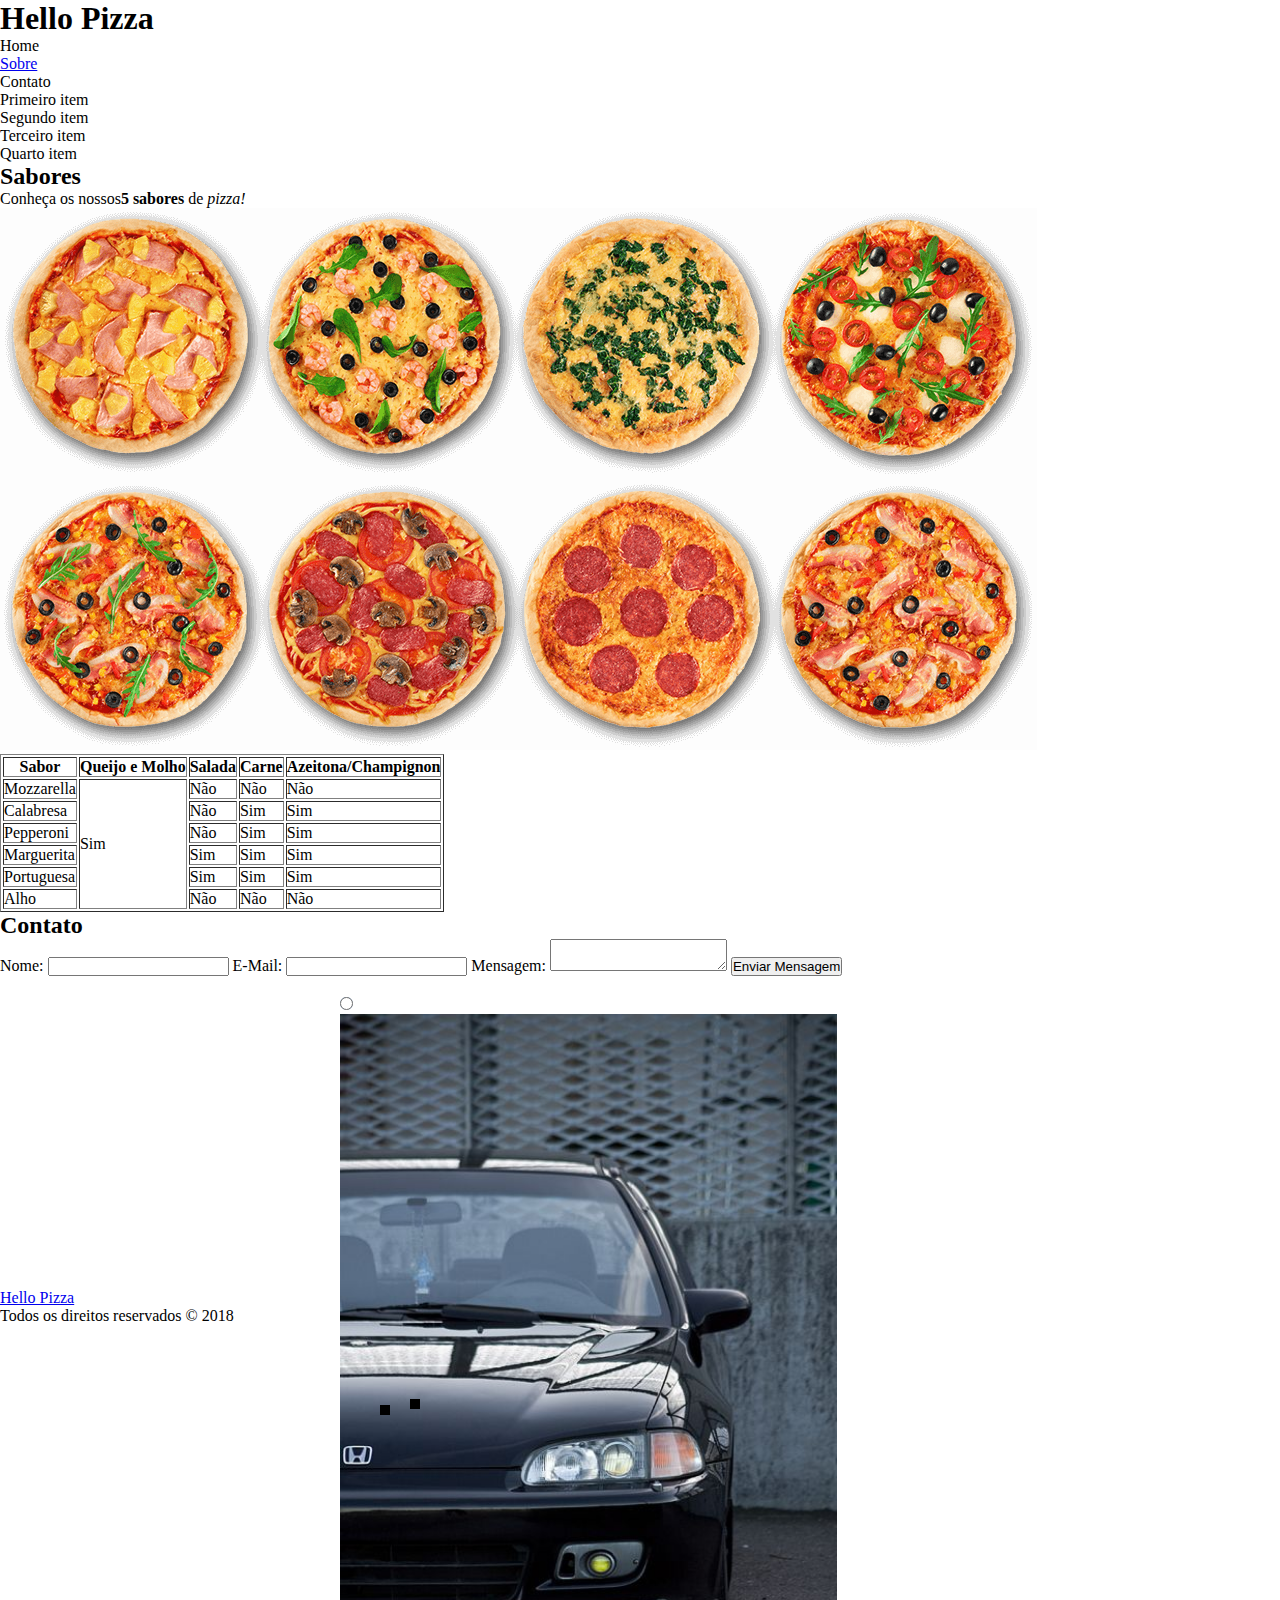
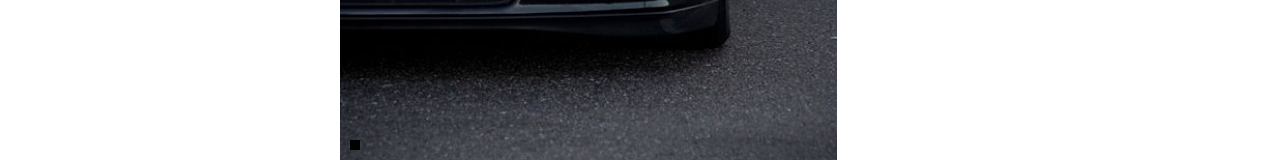
<file: helloPizza/index.html>
<!DOCTYPE html>
<html lang="en">
<head>
    <meta charset="UTF-8">
    <meta http-equiv="X-UA-Compatible" content="IE=edge">
    <meta name="viewport" content="width=device-width, initial-scale=1.0">
    <title>Hello Pizza</title>
    <link rel="stylesheet" href="style.css">
</head>
<body>
    <header>
        <h1>Hello Pizza</h1>
        <ul>
            <li>Home</li>
            <li><a href="sobre.html">Sobre</a></li>
            <li>Contato</li>
        </ul>
    </header>

    <section>
        <ul>
            <li>Primeiro item</li>
            <li>Segundo item</li>
            <li>Terceiro item</li>
            <li>Quarto item</li>
        </ul>
    </section>

    <section>
        <h2>Sabores</h2>
        <p>Conheça os nossos<strong>5 sabores</strong> de <em>pizza!</em></p>

        <img src="img/sabores-pizzas.png" />

        <table border="1">
            <tr>
                <th>Sabor</th>
                <th>Queijo e Molho</th>
                <th>Salada</th>
                <th>Carne</th>
                <th>Azeitona/Champignon</th>
            </tr>
            <tr>
                <td>Mozzarella</td>
                <td rowspan="6">Sim</td>
                <td>Não</td>
                <td>Não</td>
                <td>Não</td>
            </tr>
            <tr>
                <td>Calabresa</td>
                <td>Não</td>
                <td>Sim</td>
                <td>Sim</td>
                
            </tr>
            <tr>
                <td>Pepperoni</td>
                <td>Não</td>
                <td>Sim</td>
                <td>Sim</td>
            </tr>
            <tr>
                <td>Marguerita</td>
                <td>Sim</td>
                <td>Sim</td>
                <td>Sim</td>
            </tr>
            <tr>
                <td>Portuguesa</td>
                <td>Sim</td>
                <td>Sim</td>
                <td>Sim</td>
            </tr>
            <tr>
                <td>Alho</td>
                <td>Não</td>
                <td>Não</td>
                <td>Não</td>
            </tr>
        </table>
    </section>

    
    <section>
        <h2>Contato</h2>
        <form action="http://arquivo.devmedia.com.br/projeto/requisicao.php" method="post">
            <label>Nome:</label>
            <input type="text" name="nome" />
            <label>E-Mail:</label>
            <input type="text" name="email" />
            <label>Mensagem:</label>
            <textarea name="mensagem"></textarea>
            <input type="submit" value="Enviar Mensagem" />
        </form>
    </section>


    <div>
        <ul class="slider">
            <li>
                  <input type="radio" id="slide1" name="slide" checked>
                  <label for="slide1"></label>
                  <img src="img/civic ek9.jpg" />
            </li>
            <li>
                  <input type="radio" id="slide2" name="slide">
                  <label for="slide2"></label>
                  <img src="img/civic.jpg" />
            </li>
            <li>
                  <input type="radio" id="slide3" name="slide">
                  <label for="slide3"></label>
                  <img src="img/mazdarx7.png" />
            </li>
        </ul>
    </div>

    <footer>
        <a href="#" id="logo-hellopizza">Hello Pizza</a>
        <p>Todos os direitos reservados &copy; 2018</p>
    </footer>
</body>
</html>
</file>
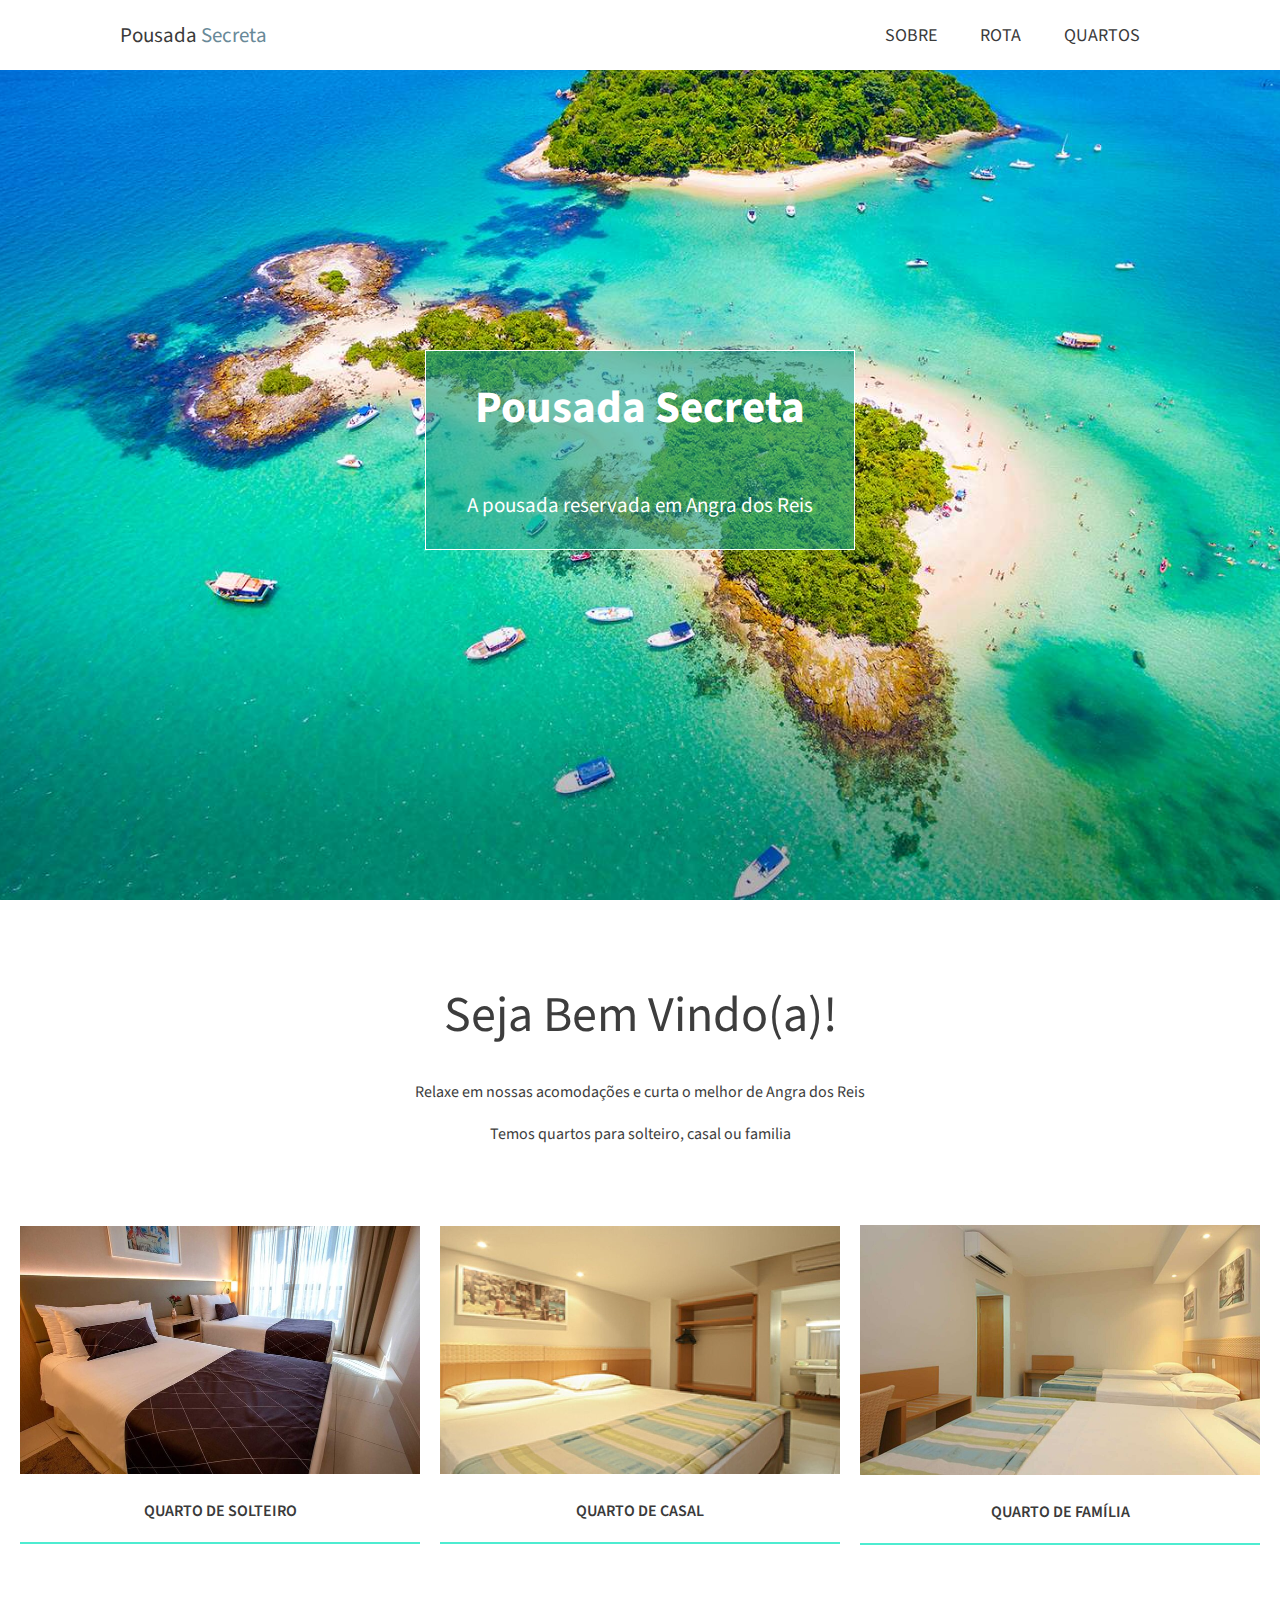
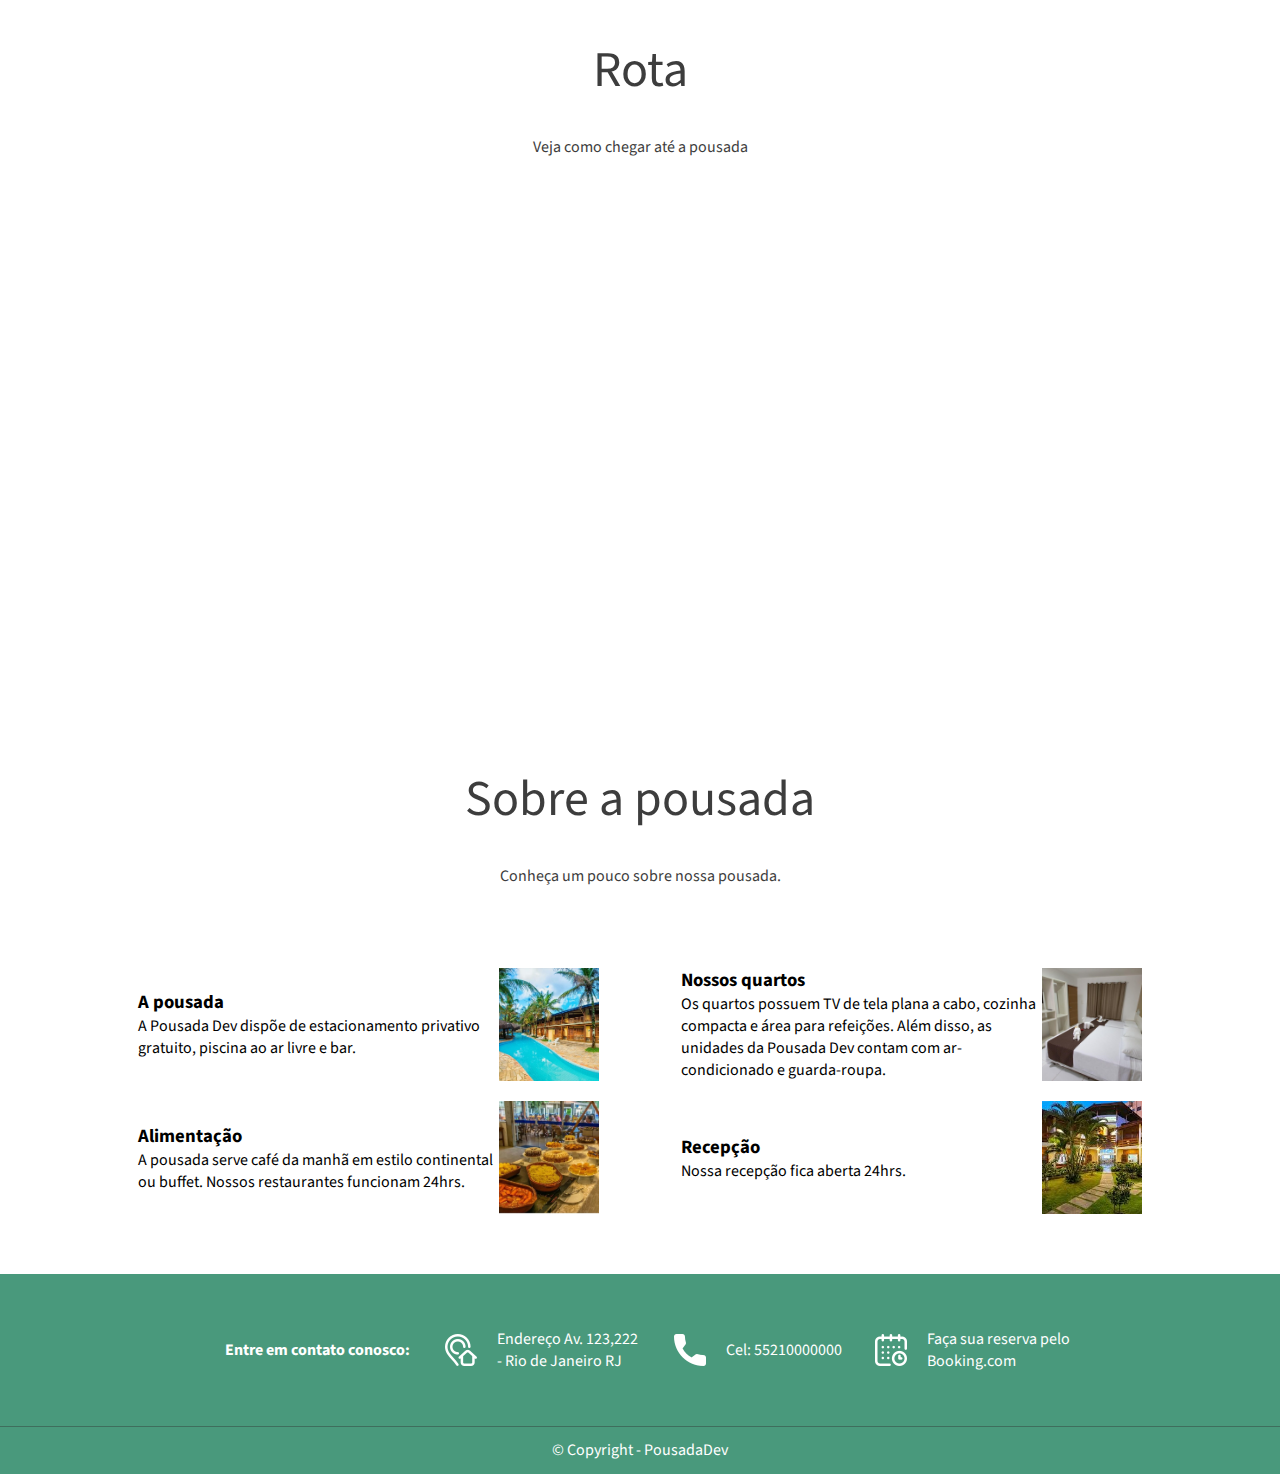
<file: Projeto Pousada/index.html>
<!DOCTYPE html>
<html lang="en">
<head>
    <meta charset="UTF-8">
    <meta http-equiv="X-UA-Compatible" content="IE=edge">
    <meta name="viewport" content="width=device-width, initial-scale=1.0">
    <title>Pousada Secreta</title>
    <link rel="stylesheet" href="estilo.css">
</head>
<body>
    <header>
            <div class="headerClick">
                <a class="click-topo" href="#">Pousada <span id="secretaBlue">Secreta</span></a>
            </div>
            <div class="headerLink">
                <a class="link-topo" href="#sobre">SOBRE</a>
                <a class="link-topo" href="#rota">ROTA</a>
                <a class="link-topo" href="#">QUARTOS</a>
            </div>
    </header>

    <div class="containerSecreta"> 
        <div class="secretaDentro">
            <h1 id="pousadaSecreta">Pousada Secreta</h1>
            <p id="pousadaReservada">A pousada reservada  em Angra dos Reis</p>
        </div>
    </div>
    
    
    <div class="containerWelcome">
        <h2>Seja Bem Vindo(a)!</h2>
        <p>Relaxe em nossas acomodações e curta o melhor de Angra dos Reis</p>
        <p>Temos quartos para solteiro, casal ou familia</p>
    </div>
    <div class="containerRedWel">
        <div class="quartosImg">
            <img class="tamanhoImg" src="pousada-web/assets/quarto-solteiro1.jpg" alt="duas camas">
            <p class="quartoTexto"><a href="#">Quarto de Solteiro</a></p>
        </div>
        <div class="quartosImg">
            <img class="tamanhoImg"  src="pousada-web/assets/quarto-casal1.jpg" alt="cama de casal"></p>
            <p class="quartoTexto"><a href="#">Quarto de Casal</a></p>
        </div>
        <div class="quartosImg">
            <img class="tamanhoImg"  src="pousada-web/assets/quarto-familia1.jpg" alt="3 camas">
            <p class="quartoTexto"><a href=>Quarto de Família</a></p>
        </div>
    </div>
    
    
    <div id="rota">
        <h2>Rota</h2>
        <p>Veja como chegar até a pousada</p>
    </div>
    <iframe src="https://www.google.com/maps/embed?pb=!1m18!1m12!1m3!1d7344.965472151291!2d-44.44352412841524!3d-23.006041138006772!2m3!1f0!2f0!3f0!3m2!1i1024!2i768!4f13.1!3m3!1m2!1s0x9dada38cbd77b7%3A0x852fa61deca8c762!2sPraia%20Secreta!5e0!3m2!1spt-BR!2sbr!4v1626100293460!5m2!1spt-BR!2sbr" width="100%" height="450" style="border:0;" allowfullscreen="" loading="lazy"></iframe>
    
    
    <div id="sobre">
        <h2>Sobre a pousada</h2>
        <p>Conheça um pouco sobre nossa pousada.</p>
    </div>
    <div class="tamanho-maximo-container descricoes">
        <div class="descricao">
          <div class="descricao-conteudo">
            <h3>A pousada</h3>
            <p>
              A Pousada Dev dispõe de estacionamento privativo gratuito, piscina ao ar livre e bar.
            </p>
          </div>
  
          <img class="descricao-img" src="pousada-web/assets/img1.jpg" alt="Faixada" title="Faixada"/>
        </div>
  
        <div class="descricao">
          <div class="descricao-conteudo">
            <h3>Nossos quartos</h3>
            <p>
              Os quartos possuem TV de tela plana a cabo, cozinha compacta e área para refeições. Além disso, as unidades da Pousada Dev contam com ar-condicionado e guarda-roupa.
            </p>
          </div>
  
          <img class="descricao-img" src="pousada-web/assets/img2.jpg" alt="Quartos" title="Quartos"/>
        </div>
  
        <div class="descricao">
          <div class="descricao-conteudo">
            <h3>Alimentação</h3>
            <p>
              A pousada serve café da manhã em estilo continental ou buffet. Nossos restaurantes funcionam 24hrs.
            </p>
          </div>
  
          <img class="descricao-img" src="pousada-web/assets/img3.jpg" alt="Restaurante" title="Restaurante"/>
        </div>
  
        <div class="descricao">
          <div class="descricao-conteudo">
            <h3>Recepção</h3>
            <p>
              Nossa recepção fica aberta 24hrs.
            </p>
          </div>
  
          <img class="descricao-img" src="pousada-web/assets/img5.jpg" alt="Recepção" title="Recepção"/>
        </div>
      </div>
    </div>

    <div class="containerRodape">
        <div class="contato">
           
            <div class="footerE">
                <p id="contatoF"><strong>Entre em contato conosco:</strong></p>
            </div>
                
            <div class="footerE">
                <img src="pousada-web/assets/icones/endereco.png" alt="">   
                <p>Endereço Av. 123,222 - Rio de Janeiro RJ</p>
            </div>
               
            <div class="footerE">
                <img src="pousada-web/assets/icones/telefone.png" alt="">
                <p>Cel: 55210000000</p>
            </div>
               
            <div class="footerE">
                <img src="pousada-web/assets/icones/calendario.png"  alt="">
                <p>Faça sua reserva pelo Booking.com</p>
            </div>
        </div>
        <div id="risco"></div>
        <div id="copyright">
            <p>	&#169; Copyright - PousadaDev</p>
        </div>
    </div>
</body>
</html>
</file>
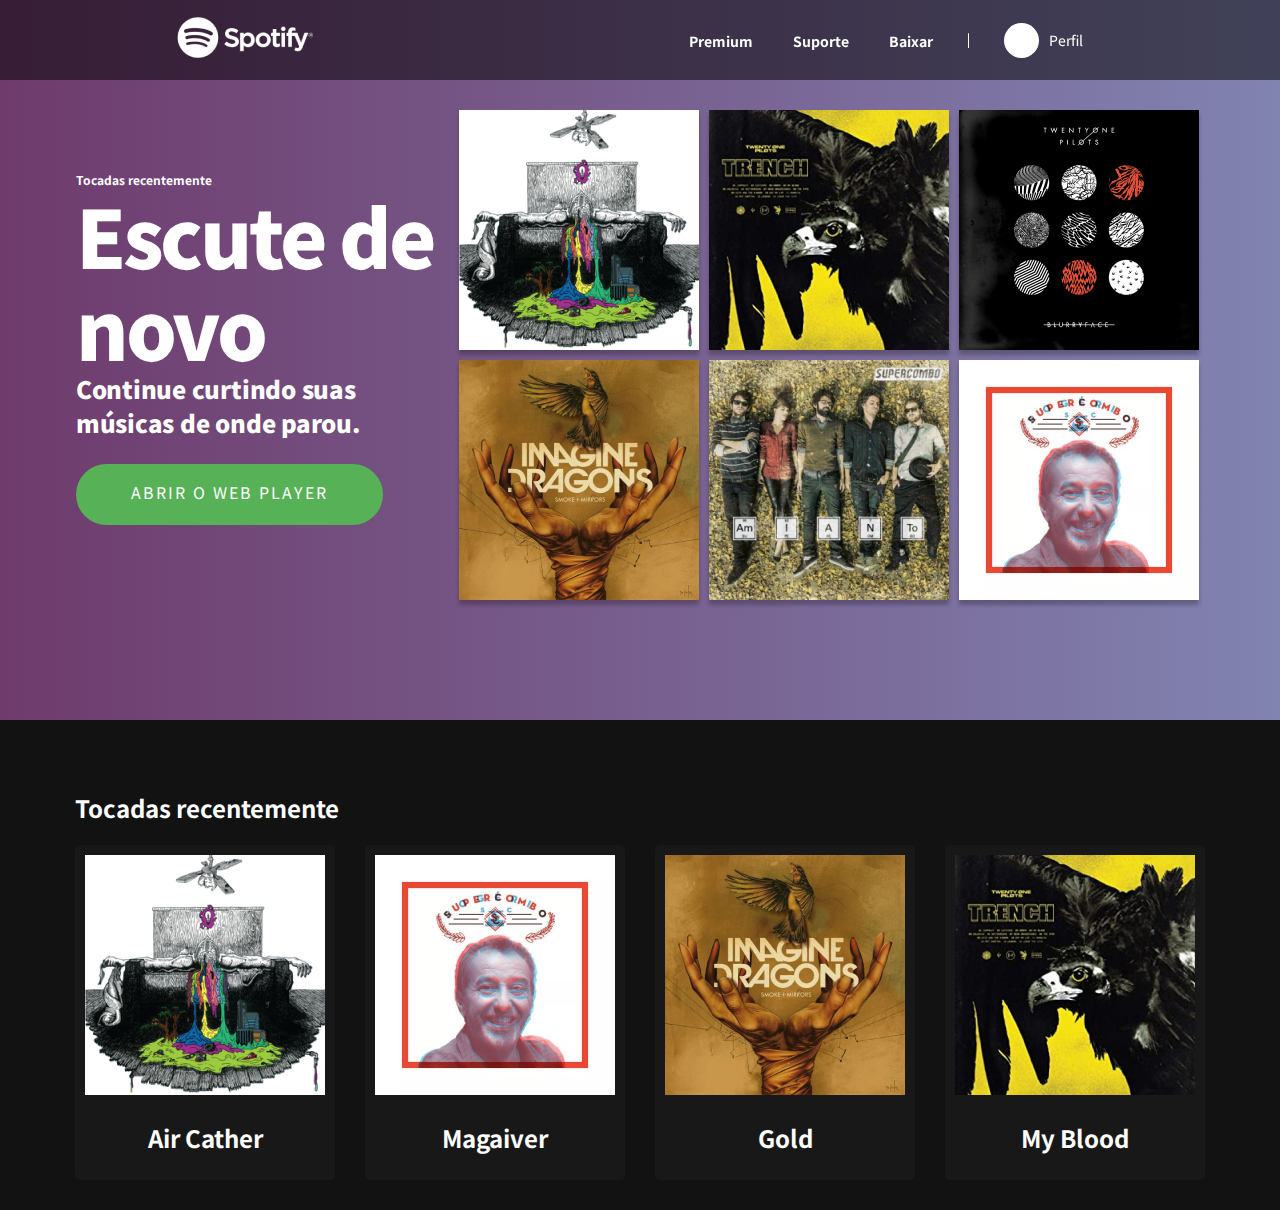
<file: spotify/index.html>
<!DOCTYPE html>
<html lang="en">
<head>
    <meta charset="UTF-8">
    <meta http-equiv="X-UA-Compatible" content="IE=edge">
    <meta name="viewport" content="width=device-width, initial-scale=1.0">
    <title>Document</title>
    <link rel="stylesheet" href="style.css">
    <link rel="preconnect" href="https://fonts.googleapis.com">
<link rel="preconnect" href="https://fonts.gstatic.com" crossorigin>
<link href="https://fonts.googleapis.com/css2?family=Noto+Sans+TC:wght@400;700&display=swap" rel="stylesheet">
</head>
<body>
    <header>
        <div id="logo">
            <img src="img/logo.png" alt="logo">
        </div>
            <nav>   
                <li>
                    <ul><a id="premium" href="">Premium</a></ul>
                    <ul><a id="suporte" href="">Suporte</a></ul>
                    <ul><a id="baixar" href="">Baixar</a></ul>
                    <div id="risco"></div>
                    <button class="buttonA">
                        <div id="perfilFoto"></div>
                        <span id="escritaPerfil">Perfil</span>
                    </button>
                </li>
            </nav>
    </header>

    <section class="firstSection">
        <div class="firstDiv">
            <h4 id="Tocadas">Tocadas recentemente</h4>
            <h2 id="Escute">Escute de <br> novo</h2>
            <h3 id="Continue">Continue curtindo suas <br> músicas de onde parou.</h3>

            <a class="btn-web" href="https://open.spotify.com/browse" role="button">ABRIR O WEB PLAYER</a>
        </div>
        <div class="containerAlbuns1">
            <div class="containerAlbuns">
                <img src="img/bg-1.png" alt=""> 
                <img src="img/bg-2.png" alt=""> 
                <img src="img/bg-3.png" alt=""> 
                <img src="img/bg-4.png" alt=""> 
                <img src="img/bg-5.png" alt=""> 
                <img src="img/bg-6.png" alt=""> 
            </div>
    </section>

    <section class="secondSection">
        <div class="secondDiv">
            <h2 id="tocadasRecentemente">Tocadas recentemente</h2>
            <div class="imagensAlbum">
                <div class="imagensAlbumContent">
                    <img id="song1"  src="img/image 88.png" alt="">
                    <h2>Air Cather</h2>
                </div >
                <div class="imagensAlbumContent">
                    <img id="song2"  src="img/image 87.png" alt="">
                    <h2>Magaiver</h2>
                </div>
                <div class="imagensAlbumContent">
                    <img id="song3"  src="img/image 86.png" alt="">
                    <h2>Gold</h2>
                </div>
                <div class="imagensAlbumContent">
                    <img id="song4"  src="img/image 85.png" alt="">
                    <h2>My Blood</h2>
                </div>
                <div class="albunsName">
                </div>
            </div>
        </div>
    </section>
</body>
</html>
</file>
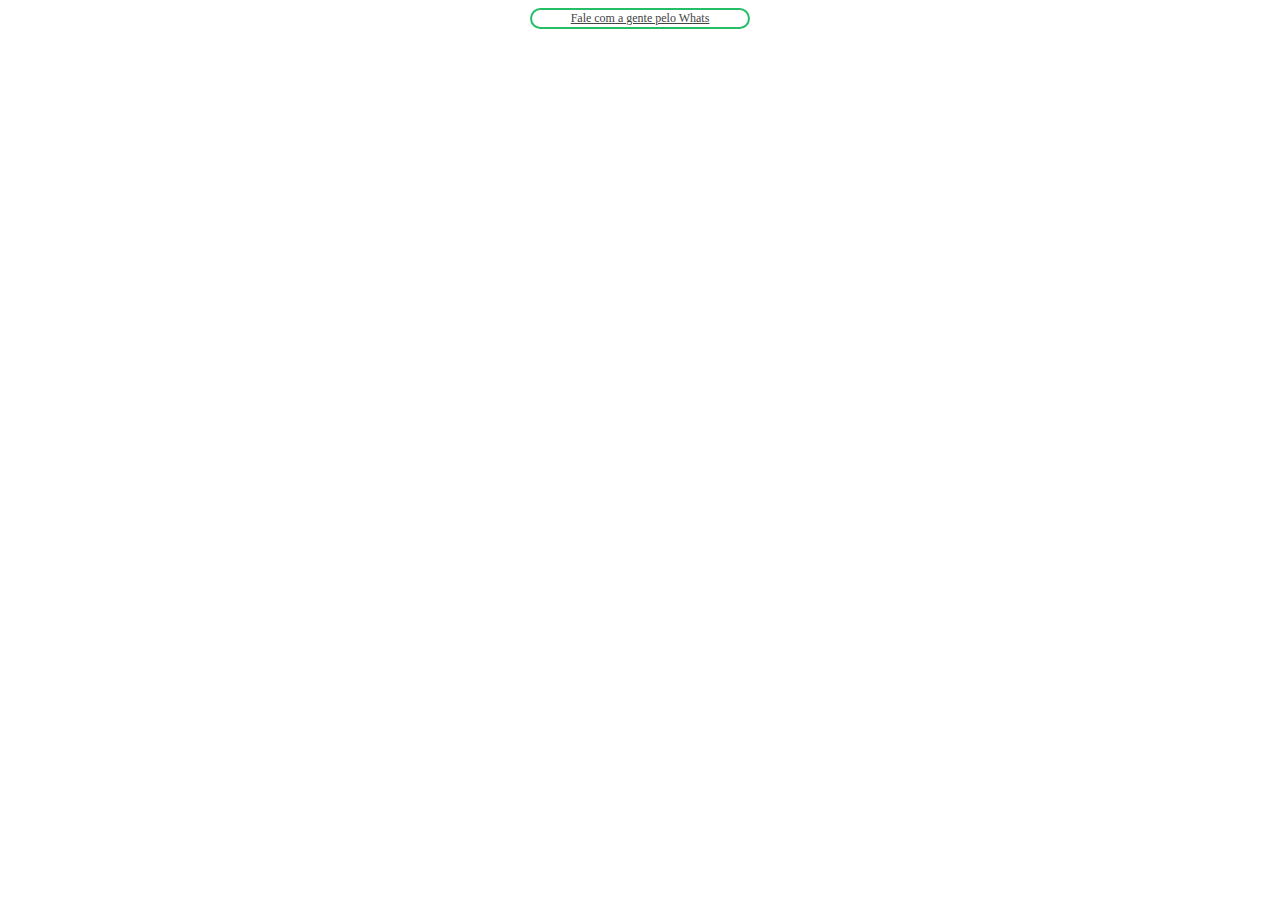
<file: spotify/html.html>
<!DOCTYPE html>
<html lang="en">
<head>
    <meta charset="UTF-8">
    <meta http-equiv="X-UA-Compatible" content="IE=edge">
    <meta name="viewport" content="width=device-width, initial-scale=1.0">
    <title>Document</title>
</head>
<body>
    
</body>
</html>


<button id="cntt-mobile"><a href="#" id="linkrandom" target="_blank">Fale com a gente pelo Whats</a></button>

<script>

let random = Math.floor(Math.random() * 2)

const links = ['https://wa.me/5547989043405', 'https://wa.me/5547988701501']

let link = document.getElementById("linkrandom")
link.setAttribute("href", links[random])
 
    
</script>

<style>
    #cntt-mobile{
        position: relative;
        left: 50%;
        transform: translateX(-50%);
        background-color: white;
        color: black;
        border: solid #25BE66 2pt;
        border-radius: 35px;
        font-family: IBM Plex Sans;
        font-size: 12px;
        font-weight: 500;
        width: 220px;
    }
    #cntt-mobile:hover{
        width: 250px;
        padding: 10px;
        font-size: 15px;
        
    }
    
    #linkrandom{
        color: #444444 !important;
    }
</style>
</file>
<file: helloPizza/style.css>
*{
    margin: 0;
    padding: 0;
    box-sizing: border-box;
}

.slider {
    display: block;
    height: 293px;
    width: 600px;
    margin: auto;
    margin-top: 20px;
    position: relative;
}

.slider li {
    list-style: none;
    position: absolute;
}

.slider img {
    margin: auto;
    height: 100%;
    width: 100%;
    vertical-align: top;
}

.slider label {
    background-color: #000;
    bottom: 10px;
    cursor: pointer;
    display: block;
    height: 10px;
    position: absolute;
    width: 10px;
    z-index: 10;
}

.slider li:nth-child(1) label {
    left: 10px;
}

.slider li:nth-child(2) label {
    left: 40px;
}

.slider li:nth-child(3) label {
    left: 70px;
}

.slider img {
    opacity: 0;
    visibility: hidden;
}

.slider li input:checked ~ img {
    opacity: 1;
    visibility: visible;
    z-index: 10;
}
</file>
<file: Projeto Pousada/estilo.css>
@import url('https://fonts.googleapis.com/css2?family=Source+Sans+Pro:ital,wght@0,200;0,300;0,400;0,600;0,700;0,900;1,200;1,300;1,400;1,600;1,700;1,900&display=swap');
*{
    margin: 0;
    padding: 0;
    box-sizing: border-box;
    font-family: 'Source Sans Pro', sans-serif;
}

a{
    color: rgb(58, 58, 58);
    text-decoration: none;
}

header{
    width: 100%;
    padding: 0px 120px 0px 120px;
    height: 70px;
    background-color:#ffffff;
    display: flex;
    justify-content: space-between;
    align-items: center;
    position: fixed;
}

.link-topo{
    font-size: 18px;
    margin: 20px;
}

.click-topo{
    font-size: 21px;
}

#secretaBlue{
    color: #688998;
}

.containerSecreta{
    background-image: url(pousada-web/assets/img-fundo.jpg);
    width: 100%;
    height: 100vh;
    background-repeat: no-repeat;
    background-position: center;
    background-size: cover;
    display: flex;
    justify-content: center;
    align-items: center;
}

.containerSecreta > .secretaDentro{
    color: #ffffff;
    background-color: #0ea38d96;
    width: 430px;
    height: 200px;
    border: 1px solid white;
    text-align: center;
}

#pousadaSecreta, #pousadaReservada{
    padding: 25px 0px 25px 0px;
}

#pousadaSecreta{
    
    font-size: 45px;
    font-weight: bold;
    
}

#pousadaReservada{
    font-size: 21px;
    
}
.containerWelcome, #rota, #sobre{
    color: #3d3d3d;
    margin: 60px;
    text-align: center;  
}

.containerWelcome h2, #rota h2, #sobre h2{
    padding: 20px;
    font-size: 50px;
    font-weight: 400;
}
.containerWelcome p, #rota p, #sobre p{
    padding: 10px;
}

.containerRedWel{
    
    width: 100%;
    display: flex;
    justify-content: center;
    align-items: center;
}

.quartosImg{
    
    padding: 10px;
}

.tamanhoImg{
    
    width: 400px;
    height: 100%;
}

.quartoTexto{
    font-weight: 600;
    padding: 20px;
    text-align: center;
    border-bottom: 2px solid rgb(77, 236, 209);
    text-transform: uppercase;
}



.tamanho-maximo-container {
    max-width: 1024px;
    margin: 0 auto;
}

.descricoes {
    display: flex;
    flex-wrap: wrap;
    justify-content: space-between;
    padding-bottom: 50px;
}

.descricao {
    display: flex;
    width: 45%;
    margin: 10px 10px;
    align-items: center;
    justify-content: space-between;

}
.descricao-img {
    width: 100px;
    height: 113px;
    object-fit: cover;
}




.containerRodape{
    width: 100%;
    background-color:#49997C;
    color: white;
    height: 200px;
}

.contato{
    width: 100%;
    padding: 40px;
    display: flex;
    justify-content: center;
    align-items: center;
}

.contato img{
    padding: 20px;
}

.footerE{
    width: 215px;
    display: flex;
    align-items: center;
    justify-content: center;
}

.footerE a{
    text-decoration: none;
}

#contatoF{
    margin: 10px;
}

#risco{
    background-color: #3f6e5d;
    width: 100%;
    height: 1px;
}

#copyright{
    margin-top: 12px;
    display: flex;
    align-items: center;
    justify-content: center;
}
</file>
<file: spotify/style.css>
* {
    box-sizing: border-box;
    margin: 0;
    padding: 0;
    font-family: 'Noto Sans TC', sans-serif;
}

body{
    width: 100%;
    height: 100%;
    background-image: linear-gradient(to right,#6e3b6c, #8183B1);
}

header {
    font-weight: 700;
    position: fixed;
    height: 80px;
    display: flex;
    align-items: center;
    justify-content: space-around;
    color: white;
    width: 100%;
    background:rgba(0, 0, 0, 0.5);
}

header nav li {
    align-items: center;
    display: flex;
    color: rgb(255, 255, 255);
}

nav li ul a {
    text-decoration: none;
    padding: 20px;
    color: white;
    font-size: 14px;
}

#risco::before{
    align-items: center; 
    content: '';
    background: white;
    display: block;
    width: 0.1px;
    height: 15px;
    margin-left: 15px;
    border-radius: 2px;
}


.buttonA, #perfilFoto, #escritaPerfil{
    color: white;
    padding: 10px;
    font-size: 14px;
}

.buttonA {
    display: flex;
    align-items: center;
    background: none;
    border: none;
}

#perfilFoto {
    background-color: rgb(255, 255, 255);
    display: flex;
    align-items: center;
    width: 35px;
    height: 35px;
    border-radius: 50px;
    margin-left: 25px;
}

#premium:hover, #suporte:hover, #baixar:hover, #escritaPerfil:hover{
    color: rgb(87, 177, 87);
    


}

.firstSection{
    height: 80vh;
    display: flex;
    align-items: center;
    justify-content: center;
    bottom: 35%;
    left: 20%;

}

.firstDiv{
    display: block;
    margin-right: 20px;
}

#Tocadas{
    color: #fff;
    font-size: 12px;
    font-weight: 700;
    text-align: left;
}

#Escute{
    color: #fff;
    font-size: 80px;
    letter-spacing: -0.04em;
    line-height: 1.15; 
    font-weight: 900;
    text-align: left;
}

#Continue{
    color: #fff;
    font-size: 24px;
    letter-spacing: -0.01em;
    line-height: 1.4;
    font-weight: 900;
    text-align: left;
}

.btn-web{
    text-align: center;
    display: inline-block;
    color: white;
    text-decoration: none;
    background-color: rgb(87, 177, 87);
    margin: 24px 0;
    border-radius: 500px;
    line-height: 1;
    letter-spacing: 2px;
    font-size: 16px;
    padding: 20px 55px 25px;
}


.containerAlbuns{
    display: grid;
    grid-template-columns: repeat(3,1fr);
}



.secondSection{
    background-color:#121212;
    width: 100%;
    height: auto;
    display: flex;
    justify-content: space-around;
    padding-top: 70px;
    
}

#tocadasRecentemente{
    color: white;
    text-align: left;
    margin-bottom: 20px;
}

.imagensAlbum{
    display: grid;
    grid-template-columns: repeat(4,1fr);
    gap: 30px;
    
}



.imagensAlbumContent{
    color: white;
    display: flex;
    flex-direction: column;
    align-items: center;
    background-color: #181818;
    border-radius: 5px;
    padding: 10px 10px 25px 10px ;
    
}

.imagensAlbumContent h2{
    margin-top: 25px;
}

.albunsName{   
    display: flex;
    color: white;
    justify-content: space-around;
}
</file>
